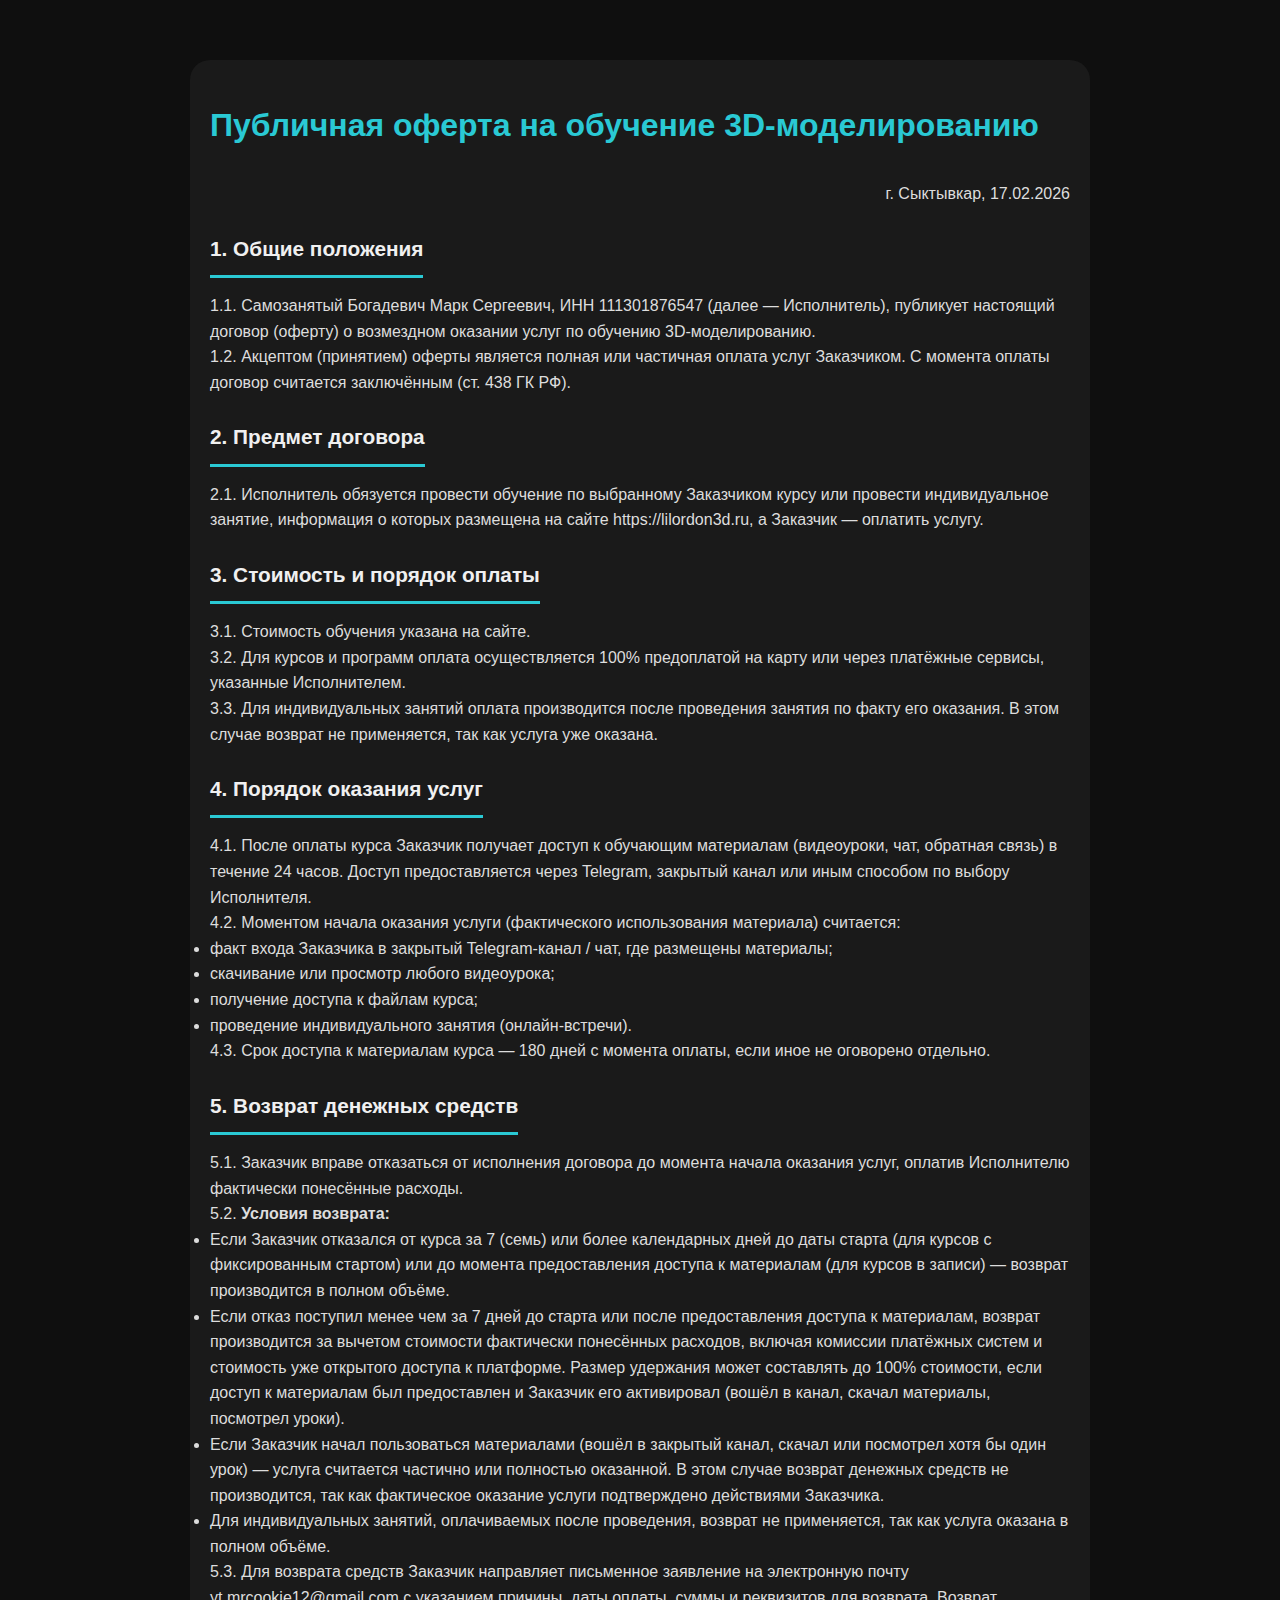
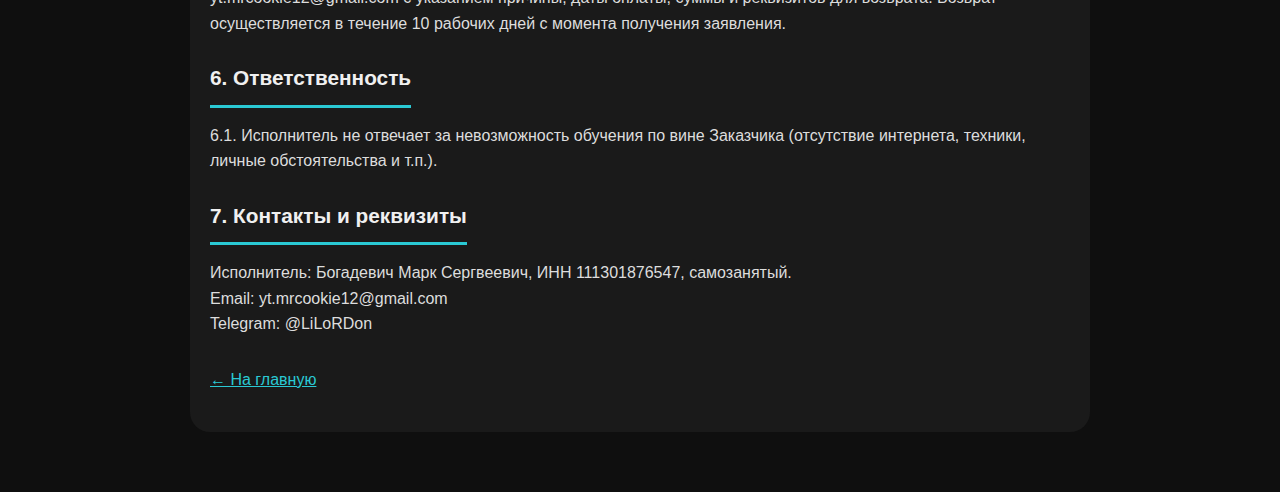
<file: oferta.html>
<!DOCTYPE html>
<html lang="ru">
<head>
    <meta charset="UTF-8">
    <meta name="viewport" content="width=device-width, initial-scale=1.0">
    <title>Публичная оферта | Марк Богадевич</title>
    <link rel="stylesheet" href="style.css">
    <style>
        .legal-container { max-width: 900px; margin: 60px auto; padding: 40px 20px; background: var(--card-bg); border-radius: 20px; }
        .legal-container h1 { font-size: 2rem; margin-bottom: 30px; color: var(--accent-color); }
        .legal-container h2 { font-size: 1.3rem; margin: 25px 0 15px; color: var(--text-color); }
        .legal-container p, .legal-container li { color: var(--text-secondary); line-height: 1.6; }
        .legal-container .back-link { display: inline-block; margin-top: 30px; color: var(--accent-color); }
    </style>
</head>
<body class="theme-dark">
    <div class="container legal-container">
        <h1>Публичная оферта на обучение 3D-моделированию</h1>
        <p style="text-align:right;">г. Сыктывкар, 17.02.2026</p>

        <h2>1. Общие положения</h2>
        <p>1.1. Самозанятый Богадевич Марк Сергеевич, ИНН 111301876547 (далее — Исполнитель), публикует настоящий договор (оферту) о возмездном оказании услуг по обучению 3D-моделированию.</p>
        <p>1.2. Акцептом (принятием) оферты является полная или частичная оплата услуг Заказчиком. С момента оплаты договор считается заключённым (ст. 438 ГК РФ).</p>

        <h2>2. Предмет договора</h2>
        <p>2.1. Исполнитель обязуется провести обучение по выбранному Заказчиком курсу или провести индивидуальное занятие, информация о которых размещена на сайте https://lilordon3d.ru, а Заказчик — оплатить услугу.</p>

        <h2>3. Стоимость и порядок оплаты</h2>
        <p>3.1. Стоимость обучения указана на сайте.</p>
        <p>3.2. Для курсов и программ оплата осуществляется 100% предоплатой на карту или через платёжные сервисы, указанные Исполнителем.</p>
        <p>3.3. Для индивидуальных занятий оплата производится после проведения занятия по факту его оказания. В этом случае возврат не применяется, так как услуга уже оказана.</p>

        <h2>4. Порядок оказания услуг</h2>
        <p>4.1. После оплаты курса Заказчик получает доступ к обучающим материалам (видеоуроки, чат, обратная связь) в течение 24 часов. Доступ предоставляется через Telegram, закрытый канал или иным способом по выбору Исполнителя.</p>
        <p>4.2. Моментом начала оказания услуги (фактического использования материала) считается:</p>
        <ul>
            <li>факт входа Заказчика в закрытый Telegram-канал / чат, где размещены материалы;</li>
            <li>скачивание или просмотр любого видеоурока;</li>
            <li>получение доступа к файлам курса;</li>
            <li>проведение индивидуального занятия (онлайн-встречи).</li>
        </ul>
        <p>4.3. Срок доступа к материалам курса — 180 дней с момента оплаты, если иное не оговорено отдельно.</p>

        <h2>5. Возврат денежных средств</h2>
        <p>5.1. Заказчик вправе отказаться от исполнения договора до момента начала оказания услуг, оплатив Исполнителю фактически понесённые расходы.</p>
        <p>5.2. <strong>Условия возврата:</strong></p>
        <ul>
            <li>Если Заказчик отказался от курса за 7 (семь) или более календарных дней до даты старта (для курсов с фиксированным стартом) или до момента предоставления доступа к материалам (для курсов в записи) — возврат производится в полном объёме.</li>
            <li>Если отказ поступил менее чем за 7 дней до старта или после предоставления доступа к материалам, возврат производится за вычетом стоимости фактически понесённых расходов, включая комиссии платёжных систем и стоимость уже открытого доступа к платформе. Размер удержания может составлять до 100% стоимости, если доступ к материалам был предоставлен и Заказчик его активировал (вошёл в канал, скачал материалы, посмотрел уроки).</li>
            <li>Если Заказчик начал пользоваться материалами (вошёл в закрытый канал, скачал или посмотрел хотя бы один урок) — услуга считается частично или полностью оказанной. В этом случае возврат денежных средств не производится, так как фактическое оказание услуги подтверждено действиями Заказчика.</li>
            <li>Для индивидуальных занятий, оплачиваемых после проведения, возврат не применяется, так как услуга оказана в полном объёме.</li>
        </ul>
        <p>5.3. Для возврата средств Заказчик направляет письменное заявление на электронную почту yt.mrcookie12@gmail.com с указанием причины, даты оплаты, суммы и реквизитов для возврата. Возврат осуществляется в течение 10 рабочих дней с момента получения заявления.</p>

        <h2>6. Ответственность</h2>
        <p>6.1. Исполнитель не отвечает за невозможность обучения по вине Заказчика (отсутствие интернета, техники, личные обстоятельства и т.п.).</p>

        <h2>7. Контакты и реквизиты</h2>
        <p>Исполнитель: Богадевич Марк Сергвеевич, ИНН 111301876547, самозанятый.<br>
        Email: yt.mrcookie12@gmail.com<br>
        Telegram: @LiLoRDon</p>

        <a href="index.html" class="back-link">← На главную</a>
    </div>
</body>
</html>
</file>
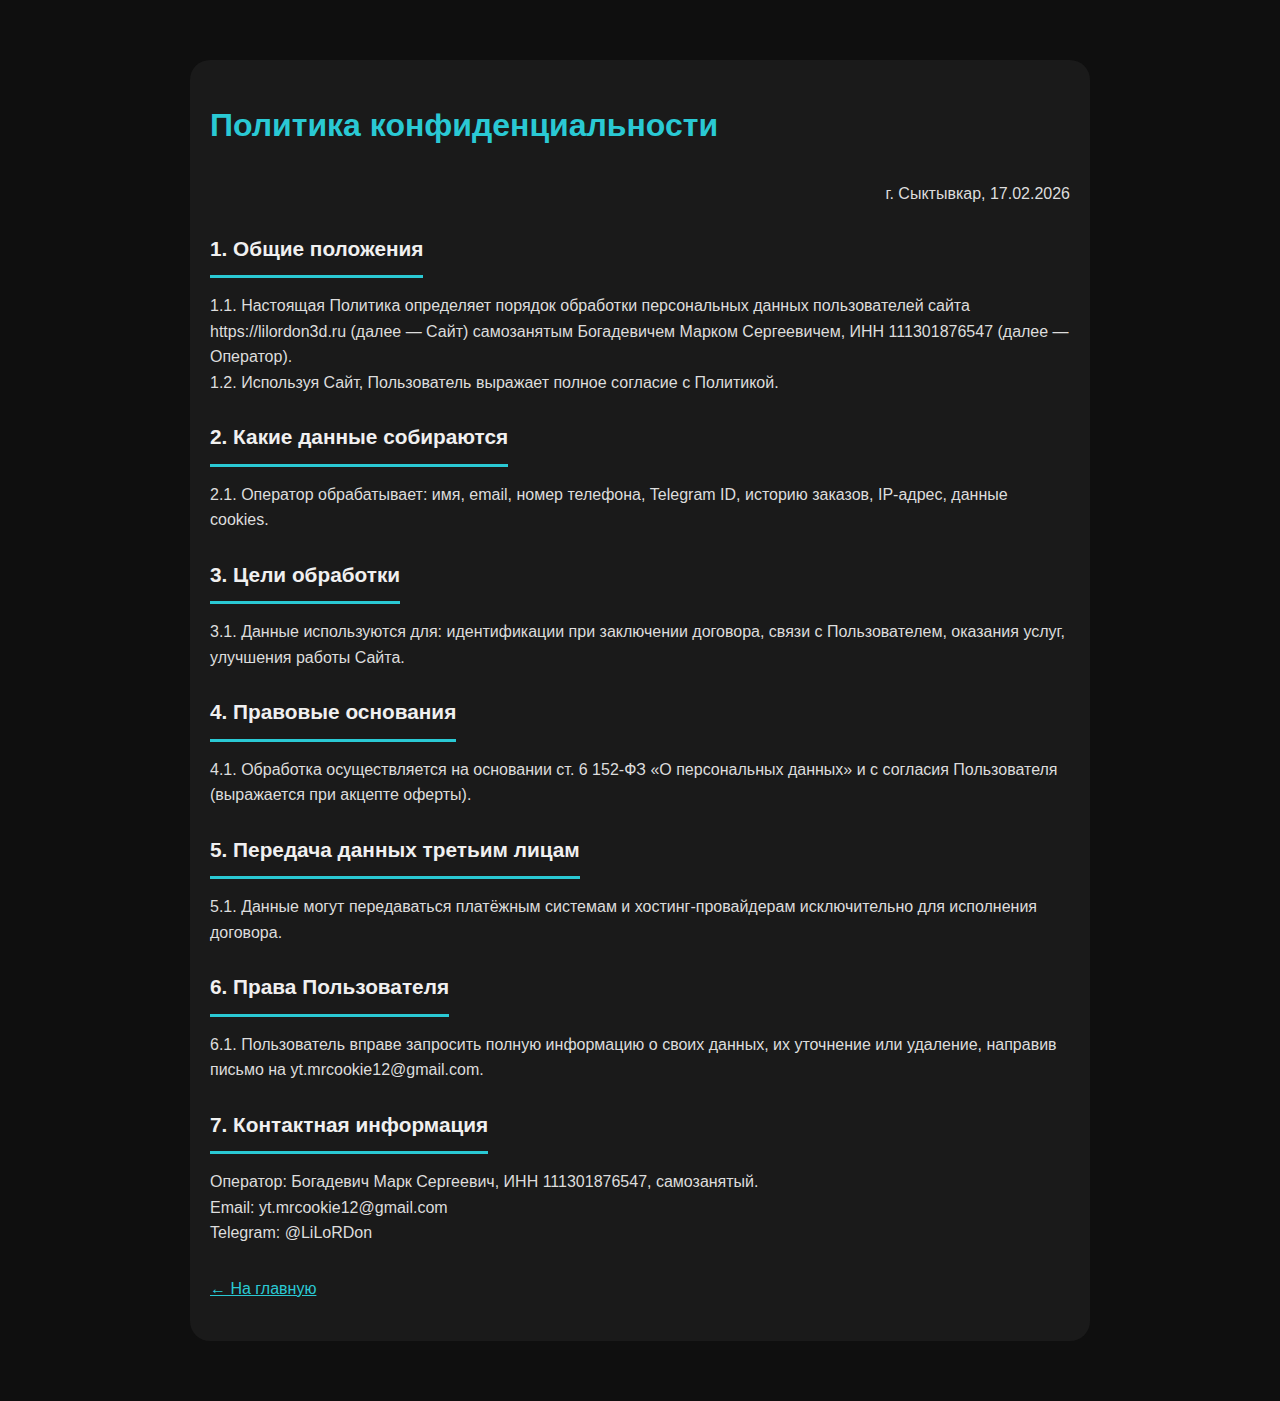
<file: privacy.html>
<!DOCTYPE html>
<html lang="ru">
<head>
    <meta charset="UTF-8">
    <meta name="viewport" content="width=device-width, initial-scale=1.0">
    <title>Политика конфиденциальности | Марк Богадевич</title>
    <link rel="stylesheet" href="style.css">
    <style>
        .legal-container { max-width: 900px; margin: 60px auto; padding: 40px 20px; background: var(--card-bg); border-radius: 20px; }
        .legal-container h1 { font-size: 2rem; margin-bottom: 30px; color: var(--accent-color); }
        .legal-container h2 { font-size: 1.3rem; margin: 25px 0 15px; color: var(--text-color); }
        .legal-container p, .legal-container li { color: var(--text-secondary); line-height: 1.6; }
        .legal-container .back-link { display: inline-block; margin-top: 30px; color: var(--accent-color); }
    </style>
</head>
<body class="theme-dark">
    <div class="container legal-container">
        <h1>Политика конфиденциальности</h1>
        <p style="text-align:right;">г. Сыктывкар, 17.02.2026</p>

        <h2>1. Общие положения</h2>
        <p>1.1. Настоящая Политика определяет порядок обработки персональных данных пользователей сайта https://lilordon3d.ru (далее — Сайт) самозанятым Богадевичем Марком Сергеевичем, ИНН 111301876547 (далее — Оператор).</p>
        <p>1.2. Используя Сайт, Пользователь выражает полное согласие с Политикой.</p>

        <h2>2. Какие данные собираются</h2>
        <p>2.1. Оператор обрабатывает: имя, email, номер телефона, Telegram ID, историю заказов, IP-адрес, данные cookies.</p>

        <h2>3. Цели обработки</h2>
        <p>3.1. Данные используются для: идентификации при заключении договора, связи с Пользователем, оказания услуг, улучшения работы Сайта.</p>

        <h2>4. Правовые основания</h2>
        <p>4.1. Обработка осуществляется на основании ст. 6 152-ФЗ «О персональных данных» и с согласия Пользователя (выражается при акцепте оферты).</p>

        <h2>5. Передача данных третьим лицам</h2>
        <p>5.1. Данные могут передаваться платёжным системам и хостинг-провайдерам исключительно для исполнения договора.</p>

        <h2>6. Права Пользователя</h2>
        <p>6.1. Пользователь вправе запросить полную информацию о своих данных, их уточнение или удаление, направив письмо на yt.mrcookie12@gmail.com.</p>

        <h2>7. Контактная информация</h2>
        <p>Оператор: Богадевич Марк Сергеевич, ИНН 111301876547, самозанятый.<br>
        Email: yt.mrcookie12@gmail.com<br>
        Telegram: @LiLoRDon</p>

        <a href="index.html" class="back-link">← На главную</a>
    </div>
</body>
</html>
</file>
<file: style.css>
/* ===== ОБЩИЕ СТИЛИ И CSS-ПЕРЕМЕННЫЕ ===== */
* {
    margin: 0;
    padding: 0;
    box-sizing: border-box;
}

html {
    scroll-behavior: smooth;
    scroll-padding-top: 70px;
}

/* Тёмная тема (по умолчанию) */
:root, .theme-dark {
    --bg-color: #0f0f0f;
    --text-color: #f0f0f0;
    --text-secondary: #ddd;
    --text-muted: #aaa;
    --accent-color: #2ac9d4;
    --accent-hover: #1fa2ab;
    --card-bg: #1a1a1a;
    --card-border: #333;
    --header-bg: #0a0a0a;
    --footer-bg: #050505;
    --shadow-color: rgba(0,0,0,0.5);
    --shadow-accent: rgba(42, 201, 212, 0.3);
    --btn-primary-text: #0f0f0f;
    --nav-bg: rgba(10, 10, 10, 0.95);
}

/* Белая тема */
.theme-light {
    --bg-color: #f8f8f8;
    --text-color: #222222;
    --text-secondary: #444444;
    --text-muted: #777777;
    --accent-color: #2ac9d4;
    --accent-hover: #1fa2ab;
    --card-bg: #ffffff;
    --card-border: #e0e0e0;
    --header-bg: #eaeaea;
    --footer-bg: #dddddd;
    --shadow-color: rgba(0,0,0,0.1);
    --shadow-accent: rgba(42, 201, 212, 0.3);
    --btn-primary-text: #ffffff;
    --nav-bg: rgba(234, 234, 234, 0.97);
}

/* Розовая тема */
.theme-pink {
    --bg-color: #1a0f1a;
    --text-color: #f0e6f0;
    --text-secondary: #d0c0d0;
    --text-muted: #a080a0;
    --accent-color: #ff69b4;
    --accent-hover: #ff1493;
    --card-bg: #2a1a2a;
    --card-border: #442244;
    --header-bg: #120a12;
    --footer-bg: #0f080f;
    --shadow-color: rgba(0,0,0,0.7);
    --shadow-accent: rgba(255, 105, 180, 0.3);
    --btn-primary-text: #0f0f0f;
    --nav-bg: rgba(12, 6, 12, 0.95);
}

body {
    font-family: 'Inter', sans-serif;
    background-color: var(--bg-color);
    color: var(--text-color);
    line-height: 1.6;
    transition: background-color 0.3s, color 0.3s;
}

.container {
    max-width: 1200px;
    margin: 0 auto;
    padding: 60px 20px;
}

section {
    scroll-margin-top: 70px;
}

h2 {
    font-size: 2.5rem;
    font-weight: 700;
    margin-bottom: 40px;
    color: var(--text-color);
    border-bottom: 3px solid var(--accent-color);
    padding-bottom: 10px;
    display: inline-block;
}

/* ===== НАВИГАЦИЯ ===== */
.site-nav {
    position: fixed;
    top: 0;
    left: 0;
    width: 100%;
    z-index: 500;
    background: var(--nav-bg);
    backdrop-filter: blur(10px);
    border-bottom: 1px solid var(--card-border);
    transform: translateY(-100%);
    transition: transform 0.3s ease;
}

.site-nav.nav-visible {
    transform: translateY(0);
}

.nav-container {
    max-width: 1200px;
    margin: 0 auto;
    padding: 0 20px;
    height: 60px;
    display: flex;
    align-items: center;
    justify-content: space-between;
    gap: 20px;
}

.nav-logo {
    font-weight: 800;
    font-size: 1.1rem;
    color: var(--text-color);
    text-decoration: none;
    white-space: nowrap;
    transition: color 0.3s;
}

.nav-logo:hover {
    color: var(--accent-color);
}

.nav-links {
    display: flex;
    list-style: none;
    gap: 5px;
    align-items: center;
}

.nav-links a {
    color: var(--text-secondary);
    text-decoration: none;
    font-size: 0.9rem;
    font-weight: 500;
    padding: 6px 12px;
    border-radius: 20px;
    transition: color 0.3s, background 0.3s;
}

.nav-links a:hover {
    color: var(--accent-color);
    background: rgba(42, 201, 212, 0.08);
}

.nav-links a.nav-cta {
    background: var(--accent-color);
    color: var(--btn-primary-text);
    font-weight: 600;
}

.nav-links a.nav-cta:hover {
    background: var(--accent-hover);
    color: var(--btn-primary-text);
}

.nav-toggle {
    display: none;
    background: none;
    border: none;
    color: var(--text-color);
    font-size: 1.3rem;
    cursor: pointer;
    padding: 5px;
}

@media (max-width: 768px) {
    .nav-toggle {
        display: block;
    }

    .nav-links {
        display: none;
        position: absolute;
        top: 60px;
        left: 0;
        width: 100%;
        background: var(--nav-bg);
        flex-direction: column;
        align-items: stretch;
        padding: 10px 20px 20px;
        border-bottom: 1px solid var(--card-border);
        gap: 4px;
    }

    .nav-links.nav-open {
        display: flex;
    }

    .nav-links a {
        padding: 10px 15px;
        border-radius: 10px;
    }
}

/* ===== ПЕРЕКЛЮЧАТЕЛЬ ТЕМ ===== */
.theme-switcher {
    position: fixed;
    top: 20px;
    right: 20px;
    z-index: 1000;
    display: flex;
    gap: 10px;
    background: rgba(0,0,0,0.5);
    backdrop-filter: blur(5px);
    padding: 8px 15px;
    border-radius: 40px;
    border: 1px solid var(--card-border);
}

.theme-dot {
    width: 30px;
    height: 30px;
    border-radius: 50%;
    cursor: pointer;
    border: 2px solid transparent;
    transition: transform 0.2s, border-color 0.2s;
}

.theme-dot:hover {
    transform: scale(1.15);
}

.theme-dot.active {
    border-color: var(--accent-color);
    box-shadow: 0 0 10px var(--accent-color);
}

.theme-dot.theme-dark {
    background-color: #0f0f0f;
    border: 2px solid #f0f0f0;
}

.theme-dot.theme-light {
    background-color: #f8f8f8;
    border: 2px solid #222222;
}

.theme-dot.theme-pink {
    background-color: #ff69b4;
    border: 2px solid #ffffff;
}

/* ===== МОДАЛЬНЫЕ ОКНА ===== */
.modal-overlay {
    display: none;
    position: fixed;
    top: 0; left: 0; width: 100%; height: 100%;
    background-color: rgba(0,0,0,0.7);
    z-index: 9998;
    backdrop-filter: blur(5px);
}

.modal {
    display: none;
    position: fixed;
    top: 50%; left: 50%;
    transform: translate(-50%, -50%);
    width: 90%;
    max-width: 900px;
    max-height: 80vh;
    overflow-y: auto;
    background: var(--card-bg);
    border-radius: 20px;
    padding: 30px;
    box-shadow: 0 20px 40px var(--shadow-color);
    z-index: 9999;
    border: 1px solid var(--card-border);
    color: var(--text-secondary);
}

.modal.active,
.modal-overlay.active {
    display: block;
}

.modal .close-btn {
    position: absolute;
    top: 20px; right: 20px;
    font-size: 2rem;
    cursor: pointer;
    color: var(--text-muted);
    transition: color 0.3s;
    background: none;
    border: none;
}

.modal .close-btn:hover {
    color: var(--accent-color);
}

.modal h1 {
    font-size: 2rem;
    margin-bottom: 30px;
    color: var(--accent-color);
}

.modal h2 {
    font-size: 1.3rem;
    margin: 25px 0 15px;
    color: var(--text-color);
}

.modal p,
.modal li {
    line-height: 1.6;
    margin-bottom: 10px;
}

.modal ul,
.modal ol {
    padding-left: 25px;
    margin: 10px 0;
}

.modal-date {
    text-align: right;
    margin-bottom: 10px;
    color: var(--text-muted);
    font-size: 0.9rem;
}

.modal-subtitle {
    font-style: italic;
    margin-bottom: 20px;
}

.modal-price-block {
    margin-top: 30px;
    font-size: 1.5rem;
    font-weight: 700;
    display: flex;
    align-items: center;
    gap: 12px;
}

.modal-price-accent {
    color: var(--accent-color);
}

.modal-price-note {
    font-size: 0.9rem;
    color: var(--text-muted);
    margin-top: 5px;
}

.old-price {
    text-decoration: line-through;
    color: var(--text-muted);
    font-size: 0.9rem;
}

/* ===== ШАПКА ===== */
header {
    height: 100vh;
    display: flex;
    flex-direction: column;
    justify-content: center;
    align-items: center;
    text-align: center;
    position: relative;
    padding: 20px;
    background-color: var(--header-bg);
    overflow: hidden;
}

.hero-image {
    position: absolute;
    top: 0;
    left: 0;
    width: 100%;
    height: 100%;
    background-size: cover;
    background-position: center;
    opacity: 0.3;
    z-index: 0;
    animation: kenburns 20s infinite alternate ease-in-out;
}

@keyframes kenburns {
    0% { transform: scale(1); }
    100% { transform: scale(1.1); }
}

.hero-content {
    position: relative;
    z-index: 1;
}

.hero-content h1 {
    font-size: 5rem;
    font-weight: 800;
    color: var(--text-color);
    margin-bottom: 10px;
    letter-spacing: -1px;
}

.subtitle {
    font-size: 1.5rem;
    font-weight: 300;
    color: var(--text-secondary);
    margin-bottom: 30px;
    opacity: 0;
    animation: fadeIn 1.5s ease forwards;
}

@keyframes fadeIn {
    from { opacity: 0; }
    to { opacity: 1; }
}

.hero-buttons {
    display: flex;
    gap: 20px;
    justify-content: center;
    flex-wrap: wrap;
}

.btn {
    display: inline-flex;
    align-items: center;
    gap: 10px;
    padding: 14px 40px;
    border-radius: 50px;
    text-decoration: none;
    font-weight: 600;
    font-size: 1rem;
    transition: all 0.3s ease;
    cursor: pointer;
    border: 2px solid transparent;
}

.btn-primary {
    background-color: var(--accent-color);
    color: var(--btn-primary-text);
    box-shadow: 0 4px 10px var(--shadow-accent);
}

.btn-primary:hover {
    background-color: var(--accent-hover);
    transform: translateY(-3px) scale(1.05);
    box-shadow: 0 8px 20px var(--shadow-accent);
}

.btn-primary i {
    transition: transform 0.3s;
}

.btn-primary:hover i {
    transform: rotate(15deg);
}

.btn-outline {
    border: 2px solid var(--accent-color);
    color: var(--text-color);
    background: transparent;
}

.btn-outline:hover {
    background-color: var(--accent-color);
    color: var(--bg-color);
    box-shadow: 0 0 20px var(--accent-color);
    transform: translateY(-3px);
}

.btn-outline i {
    transition: transform 0.3s;
}

.btn-outline:hover i {
    transform: translateX(5px);
}

.hero-scroll {
    position: absolute;
    bottom: 30px;
    left: 50%;
    transform: translateX(-50%);
    display: flex;
    flex-direction: column;
    align-items: center;
    gap: 10px;
    color: var(--text-muted);
    font-size: 0.9rem;
    z-index: 1;
    opacity: 0;
    animation: fadeInUp 1s ease 1s forwards, bounce 2s infinite 2s;
}

.hero-scroll i {
    font-size: 1.2rem;
    color: var(--accent-color);
}

@keyframes fadeInUp {
    from { opacity: 0; transform: translate(-50%, 20px); }
    to { opacity: 1; transform: translate(-50%, 0); }
}

@keyframes bounce {
    0%, 20%, 50%, 80%, 100% { transform: translate(-50%, 0); }
    40% { transform: translate(-50%, -10px); }
    60% { transform: translate(-50%, -5px); }
}

/* ===== ОБО МНЕ ===== */
#about.container {
    padding-top: 0;
    padding-bottom: 40px;
}

#about h2 {
    margin-top: 0;
    margin-bottom: 15px;
    font-size: 2.2rem;
    border-bottom: 3px solid var(--accent-color);
    padding-bottom: 10px;
    display: inline-block;
}

.about-content {
    display: grid;
    grid-template-columns: 1fr 1fr;
    gap: 30px;
    align-items: center;
}

.about-text p {
    margin-bottom: 10px;
    font-size: 1.4rem;
    line-height: 1.6;
    color: var(--text-secondary);
}

.about-text p:last-of-type {
    margin-bottom: 0;
}

.about-stats {
    display: flex;
    flex-wrap: wrap;
    gap: 20px;
    margin-top: 20px;
}

.stat-item {
    flex: 1 1 100px;
    text-align: center;
}

.stat-number {
    display: block;
    font-size: 2.5rem;
    font-weight: 800;
    color: var(--accent-color);
    transition: all 0.3s;
}

.stat-number:hover {
    transform: scale(1.1);
    text-shadow: 0 0 10px var(--accent-color);
}

.stat-label {
    font-size: 0.9rem;
    text-transform: uppercase;
    letter-spacing: 1px;
    color: var(--text-muted);
}

.about-image img {
    width: 100%;
    border-radius: 15px;
    box-shadow: 0 15px 25px var(--shadow-color);
    transition: transform 0.5s, box-shadow 0.5s;
}

.about-image img:hover {
    transform: scale(1.03) rotate(0.5deg);
    box-shadow: 0 20px 30px var(--shadow-accent);
}

/* ===== КАРУСЕЛЬ ОТЗЫВОВ ===== */
.testimonials-swiper {
    width: 100%;
    padding: 20px 0 40px 0;
    overflow: hidden;
}

.testimonial-card {
    background: var(--card-bg);
    border-radius: 20px;
    padding: 30px;
    border: 1px solid var(--card-border);
    transition: transform 0.3s, box-shadow 0.3s;
    position: relative;
    height: auto;
    box-sizing: border-box;
}

.testimonial-card:hover {
    transform: translateY(-5px);
    box-shadow: 0 15px 30px var(--shadow-accent);
}

.testimonial-card i {
    font-size: 2rem;
    color: var(--accent-color);
    opacity: 0.3;
    position: absolute;
    top: 20px;
    right: 20px;
}

.testimonial-card p {
    font-size: 1.1rem;
    line-height: 1.5;
    color: var(--text-secondary);
    margin-bottom: 0;
    font-style: italic;
    padding-right: 20px;
}

.swiper-pagination-bullet {
    background: var(--text-muted);
    opacity: 0.5;
}

.swiper-pagination-bullet-active {
    background: var(--accent-color);
    opacity: 1;
}

/* ===== ПОРТФОЛИО ===== */
.portfolio-grid {
    display: grid;
    grid-template-columns: repeat(auto-fit, minmax(300px, 1fr));
    gap: 25px;
}

.portfolio-item {
    position: relative;
    overflow: hidden;
    border-radius: 15px;
    box-shadow: 0 5px 15px var(--shadow-color);
    aspect-ratio: 4 / 3;
    background: var(--card-bg);
    transition: transform 0.5s, box-shadow 0.5s;
}

.portfolio-item.wide {
    grid-column: span 2;
    aspect-ratio: 8 / 3;
}

.portfolio-item:hover {
    transform: scale(1.03);
    box-shadow: 0 0 25px var(--accent-color);
}

.portfolio-item a {
    display: block;
    width: 100%;
    height: 100%;
    text-decoration: none;
}

.portfolio-item img {
    width: 100%;
    height: 100%;
    object-fit: cover;
    transition: transform 0.8s;
}

.portfolio-item:hover img {
    transform: scale(1.2);
}

.portfolio-all-btn-wrapper {
    text-align: center;
    margin-top: 30px;
}

.portfolio-note {
    text-align: center;
    margin-top: 20px;
    font-style: italic;
    color: var(--text-muted);
}

/* ===== ПОДХОД К ОБУЧЕНИЮ ===== */
.approach-grid {
    display: grid;
    grid-template-columns: repeat(auto-fit, minmax(250px, 1fr));
    gap: 30px;
    margin-top: 20px;
}

.approach-card {
    background: var(--card-bg);
    border-radius: 20px;
    padding: 30px 20px;
    text-align: center;
    border: 1px solid var(--card-border);
    transition: transform 0.4s, box-shadow 0.4s, border-color 0.4s;
}

.approach-card:hover {
    transform: translateY(-10px);
    box-shadow: 0 20px 30px var(--shadow-accent);
    border-color: var(--accent-color);
}

.approach-card i {
    font-size: 3rem;
    margin-bottom: 20px;
    color: var(--accent-color);
    transition: transform 0.5s;
}

.approach-card:hover i {
    transform: scale(1.2) rotate(5deg);
}

.approach-card h3 {
    font-size: 1.4rem;
    margin-bottom: 15px;
    color: var(--text-color);
}

.approach-card p {
    color: var(--text-secondary);
    font-size: 0.95rem;
    line-height: 1.5;
}

/* ===== УСЛУГИ ===== */
.services-grid {
    display: grid;
    grid-template-columns: repeat(auto-fit, minmax(250px, 1fr));
    gap: 30px;
}

.service-card {
    background: var(--card-bg);
    border-radius: 20px;
    padding: 30px 20px;
    text-align: center;
    border: 1px solid var(--card-border);
    transition: transform 0.4s, box-shadow 0.4s, border-color 0.4s;
}

.service-card:hover {
    transform: translateY(-15px) scale(1.02);
    box-shadow: 0 20px 30px var(--shadow-accent);
    border-color: var(--accent-color);
}

.service-card i {
    font-size: 3rem;
    margin-bottom: 20px;
    color: var(--accent-color);
    transition: transform 0.5s;
}

.service-card:hover i {
    transform: rotateY(360deg) scale(1.2);
}

.service-card h3 {
    font-size: 1.5rem;
    margin-bottom: 15px;
    color: var(--text-color);
}

.service-card p {
    color: var(--text-secondary);
    line-height: 1.5;
}

/* ===== ЦЕНЫ ===== */
.pricing-grid {
    display: grid;
    grid-template-columns: repeat(auto-fit, minmax(280px, 1fr));
    gap: 30px;
    margin-top: 20px;
}

.pricing-card {
    background: var(--card-bg);
    border-radius: 20px;
    padding: 30px 20px;
    text-align: center;
    border: 1px solid var(--card-border);
    transition: transform 0.4s, box-shadow 0.4s, border-color 0.4s;
}

.pricing-card:hover {
    transform: translateY(-10px);
    box-shadow: 0 20px 30px var(--shadow-accent);
    border-color: var(--accent-color);
}

.pricing-card i {
    font-size: 3rem;
    margin-bottom: 20px;
    color: var(--accent-color);
    transition: transform 0.5s;
}

.pricing-card:hover i {
    transform: scale(1.2) rotate(5deg);
}

.pricing-card h3 {
    font-size: 1.5rem;
    margin-bottom: 15px;
    color: var(--text-color);
}

.pricing-card .price {
    font-size: 2rem;
    font-weight: 700;
    color: var(--accent-color);
    margin-bottom: 15px;
}

.pricing-card p {
    color: var(--text-secondary);
    line-height: 1.5;
    font-size: 1rem;
}

.pricing-note {
    text-align: center;
    margin-top: 20px;
    font-style: italic;
    color: var(--text-muted);
}

/* ===== Раскрывающаяся карточка курсов ===== */
.pricing-card.expandable {
    display: flex;
    flex-direction: column;
}

.pricing-card.expandable .pricing-header {
    margin-bottom: 15px;
}

.pricing-details {
    margin-top: 10px;
    border-top: 1px solid var(--card-border);
    padding-top: 15px;
}

.pricing-details summary {
    font-weight: 600;
    color: var(--accent-color);
    margin-bottom: 10px;
    list-style: none;
    position: relative;
    padding-left: 20px;
    cursor: pointer;
}

.pricing-details summary::before {
    content: '▶';
    position: absolute;
    left: 0;
    top: 0;
    transition: transform 0.3s;
}

.pricing-details[open] summary::before {
    transform: rotate(90deg);
}

/* ===== Мини-карточки курсов ===== */
.courses-grid {
    display: grid;
    grid-template-columns: repeat(auto-fit, minmax(180px, 1fr));
    gap: 15px;
    margin-top: 15px;
}

.course-mini-card {
    background: var(--card-bg);
    border: 1px solid var(--card-border);
    border-radius: 15px;
    padding: 15px 10px;
    text-align: center;
    transition: transform 0.3s, box-shadow 0.3s, border-color 0.3s;
    display: flex;
    flex-direction: column;
    align-items: center;
    gap: 8px;
    position: relative;
    cursor: pointer;
}

.course-mini-card:not(.course-unavailable-card):hover {
    transform: translateY(-5px);
    box-shadow: 0 10px 20px var(--shadow-accent);
    border-color: var(--accent-color);
}

.course-mini-card i {
    font-size: 2rem;
    color: var(--accent-color);
    margin-bottom: 5px;
    transition: transform 0.3s;
}

.course-mini-card:not(.course-unavailable-card):hover i {
    transform: scale(1.1) rotate(5deg);
}

.course-mini-card h4 {
    font-size: 1rem;
    font-weight: 600;
    color: var(--text-color);
    margin: 0;
}

.course-mini-card p {
    font-size: 0.8rem;
    color: var(--text-secondary);
    line-height: 1.4;
    margin: 0;
}

.course-mini-card .course-price {
    font-size: 1rem;
    font-weight: 700;
    color: var(--accent-color);
    margin-top: 5px;
}

.price-wrapper {
    display: flex;
    align-items: center;
    justify-content: center;
    gap: 5px;
}

/* Недоступные курсы */
.course-unavailable-card {
    opacity: 0.75;
    cursor: default;
}

.course-unavailable-card:hover {
    transform: none !important;
    box-shadow: none !important;
}

.course-badge {
    display: inline-block;
    background-color: var(--accent-color);
    color: var(--btn-primary-text);
    font-size: 0.7rem;
    font-weight: 600;
    padding: 2px 8px;
    border-radius: 12px;
    margin-top: 5px;
    text-transform: uppercase;
    letter-spacing: 0.5px;
}

/* Кнопка уведомления на недоступных курсах */
.notify-btn {
    display: inline-flex;
    align-items: center;
    gap: 5px;
    margin-top: 8px;
    font-size: 0.78rem;
    font-weight: 600;
    color: var(--accent-color);
    text-decoration: none;
    padding: 5px 10px;
    border: 1px solid var(--accent-color);
    border-radius: 20px;
    transition: background 0.3s, color 0.3s;
    pointer-events: auto;
}

.notify-btn:hover {
    background: var(--accent-color);
    color: var(--btn-primary-text);
}

.special-offer {
    display: inline-block;
    background-color: var(--accent-color);
    color: var(--btn-primary-text);
    font-size: 0.8rem;
    font-weight: 600;
    padding: 4px 10px;
    border-radius: 20px;
    margin-top: 5px;
    text-transform: uppercase;
    letter-spacing: 0.5px;
}

/* ===== Ссылка "Узнать больше" ===== */
.course-mini-card .more-info {
    margin-top: 10px;
    font-size: 0.9rem;
    color: var(--accent-color);
    font-weight: 600;
    display: inline-flex;
    align-items: center;
    gap: 5px;
    border-bottom: 1px dashed transparent;
    transition: border-color 0.3s;
}

.course-mini-card:hover .more-info {
    border-bottom-color: var(--accent-color);
}

.course-mini-card .more-info i {
    font-size: 1rem;
}

/* ===== ПОЧЕМУ ТАКИЕ ЦЕНЫ ===== */
.why-grid {
    display: grid;
    grid-template-columns: repeat(auto-fit, minmax(280px, 1fr));
    gap: 30px;
    margin-top: 20px;
}

.why-card {
    background: var(--card-bg);
    border-radius: 20px;
    padding: 30px 20px;
    text-align: center;
    border: 1px solid var(--card-border);
    transition: transform 0.4s, box-shadow 0.4s, border-color 0.4s, background 0.3s;
    position: relative;
    overflow: hidden;
}

.why-card::before {
    content: '';
    position: absolute;
    top: 0; left: 0;
    width: 100%; height: 100%;
    background: radial-gradient(circle at top right, var(--accent-color), transparent 70%);
    opacity: 0;
    transition: opacity 0.4s;
    z-index: 0;
    pointer-events: none;
}

.why-card:hover::before {
    opacity: 0.15;
}

.why-card:hover {
    transform: translateY(-10px) scale(1.02);
    box-shadow: 0 20px 30px var(--shadow-accent);
    border-color: var(--accent-color);
}

.why-card i {
    font-size: 3rem;
    margin-bottom: 20px;
    color: var(--accent-color);
    transition: transform 0.5s, text-shadow 0.3s;
    position: relative;
    z-index: 1;
}

.why-card:hover i {
    transform: scale(1.2) rotate(5deg);
    text-shadow: 0 0 15px var(--accent-color);
}

.why-card h3 {
    font-size: 1.4rem;
    margin-bottom: 15px;
    color: var(--text-color);
    position: relative;
    z-index: 1;
}

.why-card p {
    color: var(--text-secondary);
    font-size: 1rem;
    line-height: 1.5;
    position: relative;
    z-index: 1;
}

/* ===== КОНТАКТЫ ===== */
.contact-cards {
    display: grid;
    grid-template-columns: repeat(auto-fit, minmax(250px, 1fr));
    gap: 30px;
    margin-bottom: 40px;
}

.contact-card {
    background: var(--card-bg);
    border-radius: 20px;
    padding: 30px 20px;
    text-align: center;
    text-decoration: none;
    color: var(--text-color);
    border: 1px solid var(--card-border);
    transition: transform 0.3s, box-shadow 0.3s, border-color 0.3s;
    display: flex;
    flex-direction: column;
    align-items: center;
    gap: 10px;
}

.contact-card:hover {
    transform: translateY(-10px);
    box-shadow: 0 20px 30px var(--shadow-accent);
    border-color: var(--accent-color);
}

.contact-card i {
    font-size: 3rem;
    color: var(--accent-color);
    transition: transform 0.3s;
}

.contact-card:hover i {
    transform: scale(1.2) rotate(5deg);
}

.contact-card span {
    font-size: 1.2rem;
    font-weight: 600;
}

.contact-card p {
    color: var(--text-secondary);
    font-size: 0.9rem;
    margin: 0;
}

/* ===== ФОРМА КОНТАКТОВ ===== */
.contact-form-container {
    max-width: 600px;
    margin: 0 auto;
    text-align: center;
}

.contact-form-container h3 {
    font-size: 1.8rem;
    margin-bottom: 30px;
    color: var(--text-color);
}

.contact-form {
    display: flex;
    flex-direction: column;
    gap: 20px;
}

.form-group {
    display: flex;
    flex-direction: column;
    gap: 6px;
    text-align: left;
}

.form-group label {
    font-size: 0.9rem;
    font-weight: 600;
    color: var(--text-secondary);
}

.contact-form input,
.contact-form textarea {
    background: var(--card-bg);
    border: 1px solid var(--card-border);
    border-radius: 10px;
    padding: 15px;
    color: var(--text-color);
    font-family: 'Inter', sans-serif;
    font-size: 1rem;
    transition: border-color 0.3s, box-shadow 0.3s;
    width: 100%;
}

.contact-form input:focus,
.contact-form textarea:focus {
    outline: none;
    border-color: var(--accent-color);
    box-shadow: 0 0 15px var(--shadow-accent);
}

.contact-form button {
    align-self: center;
    border: none;
    cursor: pointer;
}

.form-success,
.form-error {
    display: none;
    align-items: center;
    gap: 10px;
    padding: 14px 20px;
    border-radius: 10px;
    font-weight: 600;
    font-size: 0.95rem;
}

.form-success {
    background: rgba(42, 201, 212, 0.12);
    color: var(--accent-color);
    border: 1px solid var(--accent-color);
}

.form-error {
    background: rgba(255, 80, 80, 0.1);
    color: #ff5050;
    border: 1px solid #ff5050;
}

/* ===== ПОДВАЛ ===== */
footer {
    text-align: center;
    padding: 30px;
    background: var(--footer-bg);
    color: var(--text-muted);
    margin-top: 40px;
}

footer a {
    color: var(--text-muted);
    text-decoration: none;
    transition: color 0.3s;
}

footer a:hover {
    color: var(--accent-color);
}

footer p {
    margin-bottom: 8px;
}

.footer-social {
    margin-top: 15px;
}

.footer-social a {
    color: var(--text-muted);
    margin: 0 10px;
    font-size: 1.2rem;
    transition: color 0.3s, transform 0.3s;
    display: inline-block;
}

.footer-social a:hover {
    color: var(--accent-color);
    transform: translateY(-3px);
}

/* ===== КНОПКА "НАВЕРХ" ===== */
.scroll-top-btn {
    position: fixed;
    bottom: 30px;
    right: 30px;
    width: 50px;
    height: 50px;
    border-radius: 50%;
    background-color: var(--accent-color);
    color: var(--btn-primary-text);
    border: none;
    cursor: pointer;
    display: flex;
    align-items: center;
    justify-content: center;
    font-size: 1.2rem;
    opacity: 0;
    visibility: hidden;
    transition: all 0.3s ease;
    z-index: 999;
    box-shadow: 0 4px 10px var(--shadow-accent);
}

.scroll-top-btn.show {
    opacity: 1;
    visibility: visible;
}

.scroll-top-btn:hover {
    background-color: var(--accent-hover);
    transform: scale(1.1);
}

/* ===== АДАПТАЦИЯ ===== */
@media (max-width: 768px) {
    h2 {
        font-size: 2rem;
    }

    .hero-content h1 {
        font-size: 3rem;
    }

    .subtitle {
        font-size: 1.2rem;
    }

    .about-content,
    .contact-content {
        grid-template-columns: 1fr;
        gap: 30px;
    }

    .about-stats {
        justify-content: center;
    }

    .portfolio-grid {
        grid-template-columns: repeat(auto-fit, minmax(250px, 1fr));
    }

    .portfolio-item.wide {
        grid-column: span 1;
        aspect-ratio: 4 / 3;
    }

    .services-grid {
        grid-template-columns: 1fr;
    }

    .pricing-grid {
        grid-template-columns: 1fr;
    }

    .contact-cards {
        grid-template-columns: 1fr;
    }

    .why-grid {
        grid-template-columns: 1fr;
    }

    .testimonial-card {
        padding: 25px;
    }

    .testimonial-card p {
        font-size: 1rem;
    }

    .theme-switcher {
        top: 10px;
        right: 10px;
        padding: 5px 10px;
    }

    .scroll-top-btn {
        bottom: 20px;
        right: 20px;
        width: 40px;
        height: 40px;
        font-size: 1rem;
    }

    .modal h1 {
        font-size: 1.5rem;
    }
}

@media (max-width: 480px) {
    .hero-buttons {
        flex-direction: column;
        gap: 15px;
    }

    .btn {
        width: 100%;
        text-align: center;
        justify-content: center;
    }

    .courses-grid {
        grid-template-columns: 1fr;
    }
}
</file>
